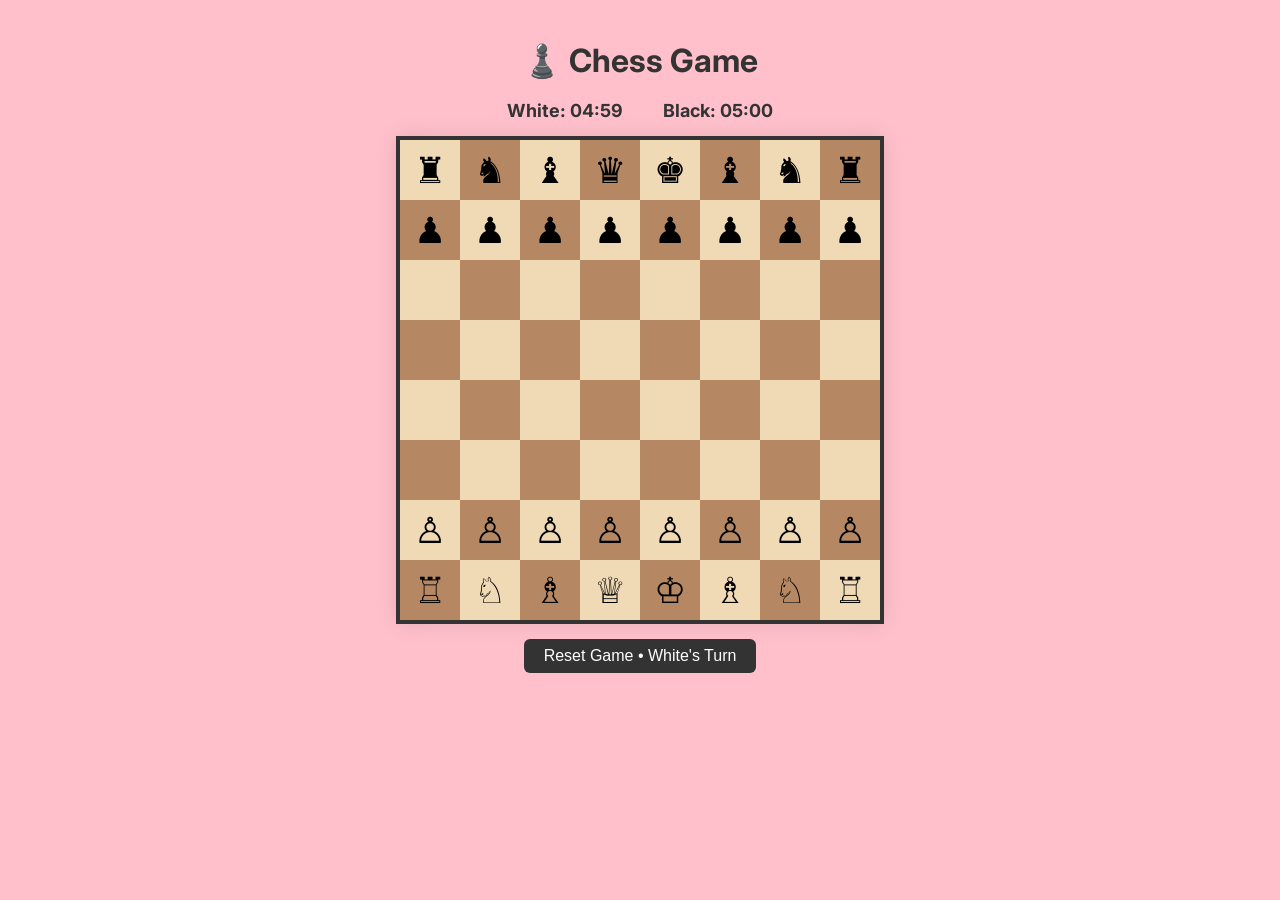
<file: index.html>
<!DOCTYPE html>
<html lang="en">
<head>
  <meta charset="UTF-8" />
  <meta name="viewport" content="width=device-width, initial-scale=1.0" />
  <title>Modern Chess Game</title>
  <link rel="stylesheet" href="style.css" />
</head>
<body>
  <h1>♟️ Chess Game</h1>

  <div id="timer-container">
    <div id="white-timer">White: 05:00</div>
    <div id="black-timer">Black: 05:00</div>
  </div>

  <div id="board-container">
    <div id="chessboard"></div>
    <button id="resetBtn">Reset Game</button>
  </div>

  <script src="script.js"></script>
</body>
</html>
</file>
<file: style.css>
@import url('https://fonts.googleapis.com/css2?family=Inter:wght@400;700&display=swap');

body {
  font-family: 'Inter', sans-serif;
  display: flex;
  flex-direction: column;
  align-items: center;
  background: pink;
  margin: 0;
  padding: 20px;
}

h1 {
  margin-bottom: 20px;
  color: #333;
}

#timer-container {
  display: flex;
  justify-content: center;
  gap: 40px;
  margin-bottom: 15px;
  font-size: 18px;
  font-weight: bold;
  color: #333;
}

#board-container {
  display: flex;
  flex-direction: column;
  align-items: center;
}

#chessboard {
  display: grid;
  grid-template-columns: repeat(8, 60px);
  grid-template-rows: repeat(8, 60px);
  border: 4px solid #333;
  box-shadow: 0 0 20px rgba(0,0,0,0.1);
}

.square {
  width: 60px;
  height: 60px;
  display: flex;
  align-items: center;
  justify-content: center;
  font-size: 36px;
  cursor: pointer;
  transition: background 0.3s;
}

.light {
  background-color: #f0d9b5;
}

.dark {
  background-color: #b58863;
}

.square.highlight {
  outline: 2px solid yellow;
  background-color: green;
}

#resetBtn {
  margin-top: 15px;
  padding: 8px 20px;
  border: none;
  background: #333;
  color: white;
  border-radius: 6px;
  cursor: pointer;
  font-size: 16px;
  transition: background 0.3s;
}

#resetBtn:hover {
  background: #555;
}
</file>
